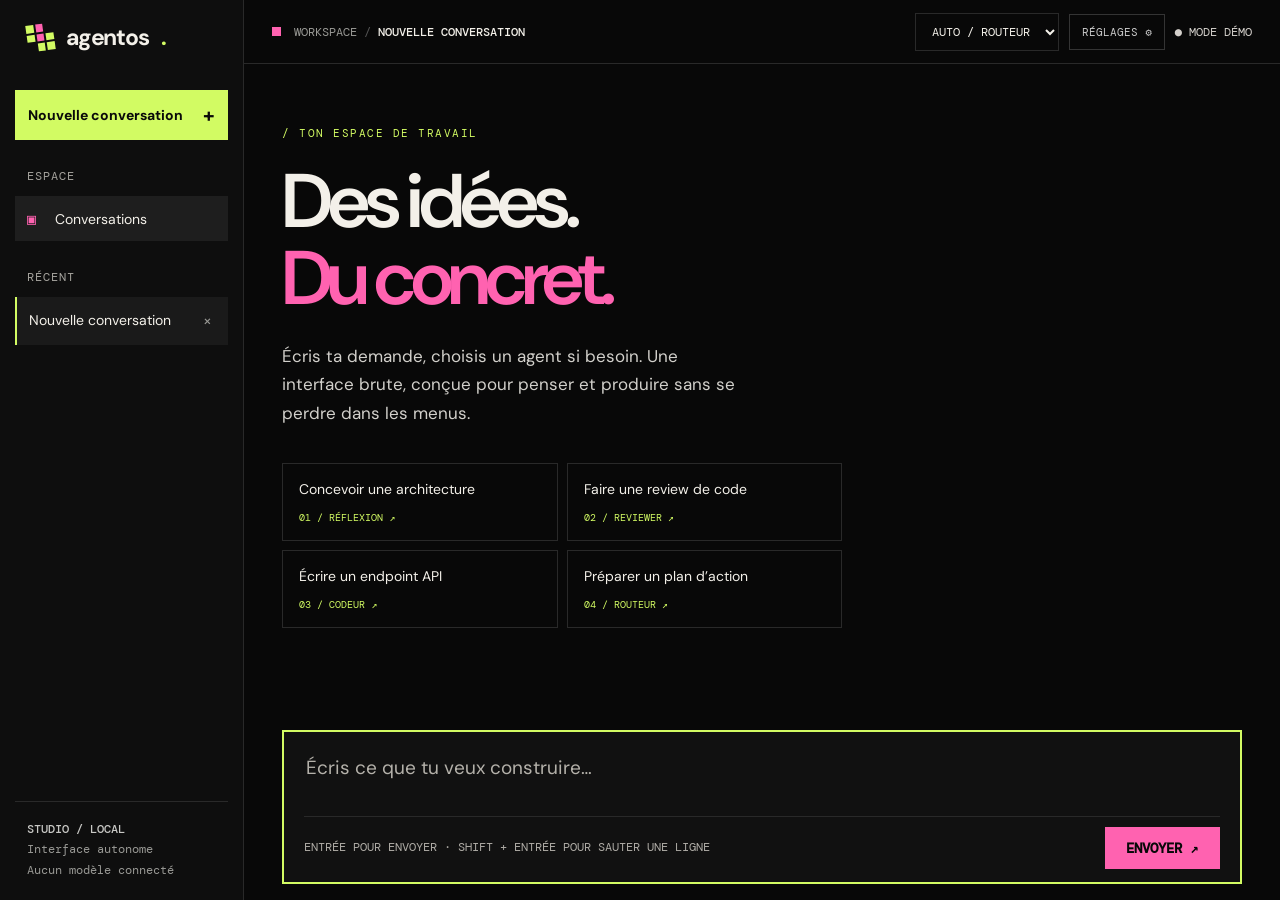
<file: index.html>
<!doctype html>
<html lang="fr">
<head>
<meta charset="utf-8">
<meta name="viewport" content="width=device-width,initial-scale=1">
<meta name="theme-color" content="#080808">
<title>AgentOS — Studio</title>
<style>
@import url('https://fonts.googleapis.com/css2?family=DM+Mono:wght@400;500&family=DM+Sans:wght@400;500;600;700&display=swap');
:root{color-scheme:dark;--bg:#080808;--rail:#0e0e0e;--line:#303030;--text:#f3f0e9;--soft:#b4b1aa;--quiet:#77746f;--orange:#c7fb5b;--pink:#ff5eac;--lime:#c7fb5b;--mono:'DM Mono',monospace;--sans:'DM Sans',Arial,sans-serif}
*{box-sizing:border-box}html,body{margin:0;height:100%;background:var(--bg);color:var(--text)}body{font-family:var(--sans);font-size:14px}button,input,select,textarea{font:inherit}button{cursor:pointer}button:focus-visible,textarea:focus-visible,select:focus-visible{outline:2px solid var(--pink);outline-offset:3px}button{border:0}::selection{background:var(--pink);color:#090909}
.app{height:100dvh;display:grid;grid-template-columns:244px minmax(0,1fr)}.sidebar{background:var(--rail);border-right:1px solid var(--line);display:flex;flex-direction:column;min-height:0;padding:24px 15px 16px}.brand{padding:0 12px 38px;display:flex;align-items:center;gap:12px;font-size:20px;font-weight:700;letter-spacing:-1.2px}.mark{width:27px;height:27px;display:grid;grid-template-columns:repeat(3,1fr);grid-template-rows:repeat(3,1fr);gap:2px;transform:rotate(-8deg)}.mark i{background:var(--orange)}.mark i:nth-child(2),.mark i:nth-child(5){background:var(--pink)}.mark i:nth-child(3),.mark i:nth-child(7){opacity:0}.mono{font:11px var(--mono);letter-spacing:.3px}.section-label{font:10px var(--mono);color:var(--quiet);letter-spacing:1px;text-transform:uppercase;margin:28px 12px 12px}.new{width:100%;background:var(--orange);color:#090909;font-size:12px;font-weight:700;display:flex;align-items:center;justify-content:space-between;padding:13px 15px;transition:background .15s}.new:hover{background:#d8ff7e}.new span:last-child{font-size:20px;line-height:.7}.nav{display:grid;gap:2px}.nav button,.thread{background:transparent;color:var(--soft);text-align:left;padding:11px 12px;width:100%;font-size:12px;display:flex;align-items:center;gap:12px}.nav button:hover,.thread:hover{background:#191919;color:var(--text)}.nav .selected{color:var(--text);background:#1e1e1e}.nav-symbol{width:16px;font:15px var(--mono);color:var(--pink)}.threads{overflow:auto;min-height:0;flex:1}.thread{justify-content:space-between;gap:8px;border-left:2px solid transparent;line-height:1.4}.thread.active{color:var(--text);border-color:var(--orange);background:#1a1a1a}.thread-title{overflow:hidden;white-space:nowrap;text-overflow:ellipsis}.delete-thread{color:var(--quiet);background:transparent;flex:none;padding:2px 4px;font-size:16px}.delete-thread:hover{color:var(--pink)}.sidebar-foot{border-top:1px solid var(--line);padding:17px 12px 4px;color:var(--quiet);font:10px/1.7 var(--mono)}.sidebar-foot b{color:var(--soft);font-weight:500}
.main{min-height:0;display:flex;flex-direction:column}.topbar{height:67px;flex:none;display:flex;align-items:center;justify-content:space-between;border-bottom:1px solid var(--line);padding:0 35px;gap:12px}.top-left{display:flex;align-items:center;gap:13px;min-width:0}.breadcrumb{font:11px var(--mono);color:var(--quiet);white-space:nowrap;overflow:hidden;text-overflow:ellipsis}.breadcrumb strong{color:var(--text);font-weight:500}.swatch{width:9px;height:9px;background:var(--pink);display:inline-block;flex:none}.top-right{display:flex;align-items:center;gap:12px}.model-select{color:var(--text);background:transparent;border:1px solid var(--line);padding:9px 12px;font:11px var(--mono);max-width:180px}.menu-toggle{display:none;background:transparent;color:var(--text);font-size:20px}.status{color:var(--quiet);font:10px var(--mono);white-space:nowrap}.content{width:min(100%,790px);margin:0 auto;flex:1;min-height:0;display:flex;flex-direction:column;padding:0 30px}.feed{flex:1;min-height:0;overflow:auto;scrollbar-color:#383838 transparent;scrollbar-width:thin}.empty{min-height:100%;display:flex;flex-direction:column;justify-content:center;align-items:flex-start;padding:42px 0 70px}.empty-kicker{color:var(--orange);font:11px var(--mono);letter-spacing:1.5px;margin-bottom:24px}.empty h1{font-size:clamp(44px,6vw,76px);font-weight:600;letter-spacing:-5px;line-height:1.01;margin:0 0 24px}.empty h1 em{font-style:normal;color:var(--pink)}.empty p{max-width:460px;color:var(--soft);font-size:15px;line-height:1.7;margin:0 0 35px}.suggestions{display:grid;grid-template-columns:repeat(2,minmax(0,1fr));gap:9px;width:100%;max-width:560px}.suggestion{text-align:left;border:1px solid var(--line);color:var(--text);background:transparent;padding:16px;min-height:78px;display:flex;flex-direction:column;justify-content:space-between;gap:13px}.suggestion:hover{border-color:var(--pink)}.suggestion span{font-size:12px}.suggestion small{font:10px var(--mono);color:var(--orange)}.conversation{padding:45px 0 22px;display:flex;flex-direction:column;gap:38px}.message{display:grid;grid-template-columns:74px minmax(0,1fr);column-gap:22px}.message-role{font:10px var(--mono);color:var(--quiet);padding-top:3px}.message.user .message-role{color:var(--orange)}.message.agent .message-role{color:var(--pink)}.message-content{font-size:14px;line-height:1.85;white-space:pre-wrap;overflow-wrap:anywhere;min-width:0}.message.user .message-content{font-weight:500}.message-actions{display:flex;gap:14px;margin-top:10px}.tiny-action{font:10px var(--mono);color:var(--quiet);padding:4px 0;background:transparent}.tiny-action:hover{color:var(--pink)}.notice{color:var(--quiet);font-size:12px;line-height:1.6;border-left:2px solid var(--orange);padding-left:12px;margin:24px 0}.composer-area{flex:none;padding:18px 0 25px;background:var(--bg)}.composer{border:1px solid #4a4a4a;background:#111;padding:17px 17px 11px}.composer:focus-within{border-color:var(--orange)}textarea{width:100%;background:transparent;border:none;outline:none!important;resize:none;color:var(--text);font:14px/1.65 var(--sans);min-height:70px;max-height:220px;display:block}textarea::placeholder{color:var(--quiet)}.composer-bottom{display:flex;align-items:center;justify-content:space-between;gap:12px;border-top:1px solid var(--line);padding-top:10px}.hint{font:10px var(--mono);color:var(--quiet)}.send{background:var(--pink);color:#080808;padding:10px 17px;font:12px var(--mono);font-weight:500}.send:hover{background:#ff83be}.send:disabled{opacity:.4;cursor:not-allowed}.footer{color:var(--quiet);text-align:center;margin-top:11px;font:10px var(--mono)}.small-label{font:10px var(--mono);color:var(--quiet)}.visually-hidden{position:absolute;width:1px;height:1px;overflow:hidden;clip:rect(0,0,0,0)}
@media(max-width:850px){.app{grid-template-columns:1fr}.sidebar{position:fixed;inset:0 auto 0 0;width:244px;z-index:5;transform:translateX(-100%);transition:transform .2s;box-shadow:16px 0 55px #0009}.app.menu-open .sidebar{transform:translateX(0)}.menu-toggle{display:block}.topbar{padding:0 18px}.content{padding:0 18px}.status{display:none}.empty h1{letter-spacing:-3px}}@media(max-width:520px){.suggestions{grid-template-columns:1fr}.empty{justify-content:flex-start;padding-top:100px}.empty h1{font-size:52px}.message{grid-template-columns:1fr;gap:8px}.message-role{padding:0}.conversation{padding-top:28px;gap:32px}.composer-area{padding-bottom:12px}.hint{font-size:9px}}

/* AgentOS / READABILITY + LIVE TRACE */
:root{--font-scale:1}
.content{width:min(100%,1050px)}
.message-content{font-size:calc(17px * var(--font-scale));line-height:1.7;white-space:normal}
.message-content p{margin:0 0 .85em}.message-content p:last-child{margin-bottom:0}
.message-content strong{font-weight:700;color:#fff}
.message-content h2,.message-content h3{margin:1em 0 .45em;font-size:1.16em;letter-spacing:-.015em;line-height:1.4}
.message-content h2:first-child,.message-content h3:first-child{margin-top:0}
.message-content ul,.message-content ol{padding-left:1.4em;margin:.4em 0 1em}
.message-content li{padding-left:.15em;margin:.25em 0}
.message-content code{background:#202020;color:var(--lime);padding:2px 5px;font:0.83em var(--mono)}
.message-content pre{padding:15px;background:#141414;border:1px solid var(--line);overflow:auto;margin:.65em 0 1.1em;white-space:pre}
.message-content pre code{background:none;padding:0;color:#e9e9e9;font-size:12px}
.message-content blockquote{margin:1em 0;padding:4px 14px;border-left:2px solid var(--pink);color:var(--soft)}
.message-content hr{border:0;border-top:1px solid var(--line);margin:1.2em 0}
.message{grid-template-columns:90px minmax(0,1fr);column-gap:22px}
.message.user .message-content{border-left:2px solid var(--lime);padding-left:17px}
.conversation{gap:33px;padding-top:36px}
textarea{font-size:16px;min-height:44px}
.composer{padding:14px 16px 10px}
.composer-area{padding-top:10px}
.font-control,.trace-toggle{padding:8px 10px;background:transparent;color:var(--soft);border:1px solid var(--line);font:11px var(--mono);white-space:nowrap}
.font-control:hover,.trace-toggle:hover{color:var(--text);border-color:var(--lime)}
.trace-toggle.active{border-color:var(--lime);color:var(--lime)}
.trace-layout{flex:1;min-height:0;display:flex}
.trace-layout .content{flex:1;min-width:0}
.trace-panel{flex:0 0 320px;width:320px;border-left:1px solid var(--line);background:#0b0b0b;display:flex;flex-direction:column;min-height:0}
.trace-panel[hidden]{display:none}
.trace-header{display:flex;justify-content:space-between;align-items:center;padding:20px 18px;border-bottom:1px solid var(--line);gap:10px}
.trace-header h2{font-size:13px;margin:0;letter-spacing:0}
.trace-copy{font:11px/1.6 var(--mono);color:var(--quiet)}
.trace-scroll{flex:1;min-height:0;overflow:auto;padding:17px}
.trace-section{font:10px var(--mono);color:var(--pink);margin:20px 0 12px}
.trace-section:first-child{margin-top:0}
.node{display:flex;align-items:center;gap:9px;padding:11px 8px;border-bottom:1px solid #252525;font-size:12px}
.node .node-dot{height:7px;width:7px;flex:none;background:#666}
.node.active .node-dot{background:var(--lime)}
.node .node-label{flex:1}.node small{color:var(--quiet);font:10px var(--mono)}
.trace-event{position:relative;border-left:1px solid #333;padding:0 0 20px 15px;margin-left:4px;overflow-wrap:anywhere}
.trace-event:before{content:"";position:absolute;top:2px;left:-4px;width:7px;height:7px;background:#777}
.trace-event.handoff:before{background:var(--pink)}
.trace-event.tool:before{background:var(--lime)}
.trace-event.error:before{background:#ff7070}
.trace-event .trace-name{color:var(--text);font-size:12px;font-weight:700;margin-bottom:5px}
.trace-event .trace-time{color:var(--quiet);font:10px var(--mono)}
.trace-event p{margin:5px 0 0;font-size:12px;line-height:1.55;color:var(--soft)}
.trace-empty{color:var(--quiet);font:12px/1.7 var(--sans)}
.trace-warning{color:var(--soft);font:11px/1.6 var(--sans);border-top:1px solid var(--line);padding:13px 18px}
.metrics{font:10px/1.6 var(--mono);color:var(--quiet);margin-top:9px}
.small-action{font:10px var(--mono);background:transparent;color:var(--quiet);padding:4px}
.small-action:hover{color:var(--pink)}
@media(max-width:1200px){.trace-panel{position:fixed;right:0;top:67px;bottom:0;z-index:4;box-shadow:-12px 0 40px #000;max-width:min(90vw,360px)}}
@media(max-width:650px){.topbar{height:auto;min-height:67px;flex-wrap:wrap;padding-block:12px}.top-right{gap:6px;flex-wrap:wrap}.message{grid-template-columns:1fr;gap:7px}.message-content{font-size:calc(16px * var(--font-scale))}.trace-panel{top:0;z-index:10}}
/* V3 — legibility first, no gradients or visual noise */
:root{--soft:#d2d0cb;--quiet:#a5a39d;--line:#3a3a3a;--font-scale:1.2}
body{font-size:16px}
.sidebar{padding-top:22px}
.brand{font-size:23px}
.nav button,.thread{font-size:14px;min-height:45px}
.section-label{font-size:11px;color:#a5a39d}
.new{font-size:14px;padding:16px 13px}
.topbar{min-height:72px;height:auto;padding:12px 28px}
.breadcrumb{font-size:12px}
.model-select{font-size:12px;min-height:38px}
.status{font-size:11px;color:#d4d0cb}
.content{width:min(100%,1120px);padding-inline:34px}
.conversation{padding-top:30px;gap:22px;padding-bottom:16px}
.message{grid-template-columns:108px minmax(0,1fr);gap:18px;padding:18px 0;border-bottom:1px solid #252525}
.message-role{font-size:12px;font-weight:700;padding-top:6px}
.message-content{font-size:calc(18px * var(--font-scale));line-height:1.65;letter-spacing:.005em}
.message-content p{margin:0 0 .75em}
.message-content h2,.message-content h3{font-size:1.12em}
.message.user .message-content{border:0;padding-left:0;font-weight:600;color:#fff}
.message.agent .message-content{font-weight:400}
.message.agent .message-content strong{color:#fff;font-weight:800}
.message-actions{margin-top:12px}
.tiny-action{font-size:11px;color:#bdbbb5;padding:5px 0}
.metrics{font-size:11px;color:#b1afa9;margin-top:10px}
.composer-area{padding:12px 0 16px}
.composer{border:2px solid var(--lime);padding:15px 18px 12px;background:#111}
textarea{font-size:18px;line-height:1.5;min-height:60px}
textarea::placeholder{color:#b4b1aa}
.hint,.footer{font-size:11px;color:#afaca6}
.send{font-size:13px;padding:13px 20px;font-weight:700}
.font-control,.trace-toggle{font-size:12px;color:#f2f0eb;padding:9px 12px}
.trace-header h2{font-size:15px}
.trace-copy,.trace-warning,.trace-event p,.node{font-size:13px}
.trace-section{font-size:11px}
.empty p{font-size:17px;color:#d2d0cb}
.suggestion span{font-size:14px}
@media(max-width:850px){.content{padding-inline:22px}.message{grid-template-columns:75px minmax(0,1fr)}.message-content{font-size:calc(17px * var(--font-scale))}}
@media(max-width:550px){.content{padding-inline:16px}.message{grid-template-columns:1fr;gap:5px;padding:15px 0}.message-content{font-size:calc(16px * var(--font-scale))}.topbar{padding:12px 15px}.hint{display:none}}
</style>
<!-- agentos readability start -->
<style>
/* AgentOS — lisibilité renforcée, sans modification du backend. */
:root { --agentos-reading-size: 21px; }
body { font-size: 16px !important; }
.content { width: min(100%, 1180px) !important; }
.conversation { gap: 27px !important; padding-top: 28px !important; }
.message { grid-template-columns: 108px minmax(0, 1fr) !important; column-gap: 22px !important; }
.message-content,
.message .message-content,
.message-content p,
.message-content li,
.message-content blockquote { font-size: var(--agentos-reading-size) !important; line-height: 1.65 !important; letter-spacing: 0 !important; }
.message-content strong { font-weight: 750 !important; color: #fff !important; }
.message-content h1,.message-content h2 { font-size: 27px !important; line-height: 1.3 !important; }
.message-content h3 { font-size: 24px !important; line-height: 1.35 !important; }
.message-role,
.message .message-role { font-size: 13px !important; line-height: 1.6 !important; font-weight: 600 !important; }
.message-actions .tiny-action,
.tiny-action { font-size: 12px !important; }
.metrics, .message-meta, .message-stats, .message-usage { font-size: 13px !important; line-height: 1.7 !important; color: #aaa7a2 !important; }
/* Events/tools generated inside a message */
.message-content .tool-call,
.message-content .tool-line,
.message-content .tool-event,
.message-content .tool-item,
.message-content .tool-result,
.message-content .activity-event,
.message-content pre,
.message-content pre code { font-size: 14px !important; line-height: 1.7 !important; }
.message-content code:not(pre code) { font-size: .84em !important; }
.composer textarea,
.composer-area textarea,
textarea { font-size: 19px !important; line-height: 1.6 !important; }
.composer { padding: 19px 20px 13px !important; }
.composer-bottom .hint,
.hint, .footer { font-size: 12px !important; line-height: 1.6 !important; }
.send { font-size: 14px !important; padding: 12px 21px !important; }
.nav button,.thread,.new { font-size: 14px !important; }
.section-label, .breadcrumb, .status, .model-select, .sidebar-foot { font-size: 12px !important; }
@media(max-width:800px) {
  :root { --agentos-reading-size: 18px; }
  .content { padding-left: 16px !important; padding-right: 16px !important; }
  .message { grid-template-columns: 1fr !important; gap: 7px !important; }
  .message-role { padding-top: 0 !important; }
  .message-content pre { overflow-x: auto; }
}

</style>
<!-- agentos readability end -->
<style>

/* V4 — orchestration cockpit: quiet surfaces, clear states, no gradients */
:root{--lime:#d2fb63;--orange:#d2fb63;--pink:#ff62b0;--line:#292929;--soft:#c8c8c5;--quiet:#999995}
.content{width:min(100%,1400px)!important;padding-inline:clamp(18px,3vw,48px)}
.feed{scrollbar-gutter:stable}
.conversation{gap:0!important;padding-top:12px!important}
.message{border-bottom:1px solid #242424;padding:24px 0!important}
.message-role{letter-spacing:.07em}
.message-content{max-width:100ch}
.message.agent .message-content{font-weight:400}
.cockpit{margin-top:29px;margin-bottom:13px;font-size:14px}
.cockpit-head{display:flex;justify-content:space-between;gap:20px;align-items:flex-start;border-bottom:1px solid #303030;padding-bottom:20px}
.cockpit-eyebrow{color:var(--lime);font:11px var(--mono);letter-spacing:1.2px;margin-bottom:10px}
.cockpit-head h2{font-size:clamp(23px,2.4vw,32px);font-weight:600;letter-spacing:-.04em;line-height:1.2;margin:0 0 8px}
.cockpit-sub{font-size:14px;color:var(--soft);line-height:1.55;margin:0;max-width:700px}
.cockpit-count{font:12px var(--mono);white-space:nowrap;color:var(--quiet);padding-top:5px}
.cockpit-empty{padding:22px 0;color:var(--quiet);font-size:14px;line-height:1.7}
.cockpit-summary{display:flex;gap:10px;flex-wrap:wrap;padding:20px 0 16px;align-items:center}
.cockpit-stat{font:11px var(--mono);color:var(--soft);padding-right:14px;border-right:1px solid #363636}
.cockpit-stat:last-child{border:0}
.cockpit-stat strong{color:var(--text);font-size:14px}
.cockpit-flow{display:flex;align-items:center;gap:8px;padding:7px 0 19px;color:var(--quiet);font:11px var(--mono)}
.cockpit-supervisor{padding:9px 13px;background:#171717;border-left:2px solid var(--lime);color:var(--text)}
.cockpit-arrow{font-size:18px;color:var(--lime)}
.cockpit-grid{display:grid;grid-template-columns:repeat(3,minmax(0,1fr));gap:12px}
.agent-card{background:#131313;border:1px solid #303030;border-top:3px solid var(--agent-accent,var(--pink));padding:19px 19px 16px;text-align:left;color:var(--text);display:flex;flex-direction:column;gap:14px;min-width:0;min-height:175px;transition:background .14s,border-color .14s}
.agent-card:hover,.agent-card:focus-visible{background:#1a1a1a;border-color:#626262;border-top-color:var(--agent-accent,var(--pink))}
.agent-card-top{display:flex;align-items:center;gap:10px;min-width:0}
.agent-card-dot{width:8px;height:8px;flex:none;background:var(--agent-accent,var(--pink))}
.agent-card-name{font:600 14px var(--mono);overflow:hidden;text-overflow:ellipsis;white-space:nowrap}
.agent-card-state{font:11px var(--mono);color:var(--lime)}
.agent-card-state.error{color:#ff8585}.agent-card-state.wait{color:var(--quiet)}
.agent-card-desc{font:14px/1.6 var(--sans);color:var(--soft);overflow-wrap:anywhere;display:-webkit-box;-webkit-line-clamp:3;-webkit-box-orient:vertical;overflow:hidden}
.agent-card-foot{margin-top:auto;display:flex;justify-content:space-between;gap:8px;color:var(--quiet);font:11px var(--mono)}
.cockpit-lower{margin-top:23px;border-top:1px solid #292929;padding-top:18px}
.cockpit-lower-head{display:flex;justify-content:space-between;align-items:center;gap:12px;flex-wrap:wrap;margin-bottom:12px}
.cockpit-lower-head h3{font-size:15px;font-weight:600;margin:0}
.cockpit-filters{display:flex;gap:6px;flex-wrap:wrap}
.cockpit-filter{background:#161616;border:1px solid #333;color:#b9b9b9;padding:8px 10px;font:11px var(--mono)}
.cockpit-filter[aria-pressed=true]{border-color:var(--lime);color:var(--lime)}
.cockpit-log{display:grid;gap:0;max-height:235px;overflow:auto}
.cockpit-log-row{display:grid;grid-template-columns:65px minmax(95px,140px) minmax(0,1fr);gap:12px;padding:10px 4px;border-bottom:1px solid #242424;align-items:start;font:12px/1.6 var(--mono)}
.cockpit-log-time{color:var(--quiet)}.cockpit-log-agent{color:var(--lime);overflow:hidden;text-overflow:ellipsis;white-space:nowrap}.cockpit-log-detail{color:var(--soft);overflow-wrap:anywhere}
.cockpit-report{padding:16px 18px;border-left:2px solid var(--pink);background:#141414;margin-top:18px}
.cockpit-report h3{margin:0 0 9px;font-size:14px}.cockpit-report p{margin:0;color:var(--soft);line-height:1.6}
.trace-scroll{padding:16px}.node{border-bottom:1px solid #292929}.node.active .node-dot{background:var(--lime)}
.trace-header{padding:18px}.trace-event{padding-bottom:17px}
.trace-event p{overflow-wrap:anywhere}
@media(max-width:1150px){.cockpit-grid{grid-template-columns:repeat(2,minmax(0,1fr))}}
@media(max-width:720px){.cockpit-grid{grid-template-columns:1fr}.cockpit-head{flex-wrap:wrap}.cockpit-count{padding:0}.cockpit-log-row{grid-template-columns:58px minmax(0,1fr);gap:5px 12px}.cockpit-log-detail{grid-column:2}.cockpit-flow{flex-wrap:wrap}.cockpit-head h2{font-size:25px}}
</style>
<style>

/* V5 — densité contrôlée et inspection à la demande */
.top-right{position:relative;gap:10px}.topbar{min-height:64px;padding-block:9px}
.settings-trigger{background:transparent;border:1px solid #343434;color:#c9c9c9;padding:10px 12px;font:11px var(--mono);white-space:nowrap}
.settings-trigger:hover,.settings-trigger[aria-expanded=true]{border-color:var(--lime);color:var(--lime)}
.settings-panel{position:absolute;z-index:8;right:0;top:calc(100% + 13px);width:260px;background:#161616;border:1px solid #444;padding:18px;box-shadow:0 16px 36px #000a}
.settings-panel[hidden]{display:none}.settings-title{font:12px var(--mono);color:var(--pink);margin-bottom:18px}
.settings-row{display:flex;justify-content:space-between;align-items:center;gap:9px;margin-bottom:15px;font:10px var(--mono);color:var(--soft)}
.settings-row>div{display:flex;gap:5px}.settings-panel .trace-toggle{width:100%;text-align:left}
.conversation{gap:0!important}.message{padding:15px 0!important;border-bottom:1px solid #222;grid-template-columns:94px minmax(0,1fr)!important;gap:15px!important}
.message-role{font-size:12px!important;padding-top:4px!important}.message-content,.message .message-content,.message-content p,.message-content li,.message-content blockquote{font-size:clamp(16px,calc(17px * var(--font-scale)),23px)!important;line-height:1.5!important}
.message-actions{margin-top:5px!important}.tiny-action{font-size:10px!important;padding:2px 0!important}.message.user .message-content{font-weight:550}
.cockpit{margin:13px 0!important}.cockpit-head{padding-bottom:10px}.cockpit-head h2{font-size:21px}.cockpit-sub{font-size:12px}.cockpit-summary{padding:12px 0}.cockpit-flow{padding:0 0 12px}
.cockpit-grid{grid-template-columns:repeat(auto-fit,minmax(205px,1fr));gap:9px}
.agent-card{padding:12px 13px;min-height:0;gap:9px;border:1px solid #292929;border-top:2px solid var(--agent-accent)}
.agent-card-top{gap:8px}.agent-card-name{font-size:12px}.agent-card-state{font-size:10px}.agent-card-desc{font-size:12px;line-height:1.45;-webkit-line-clamp:1;line-clamp:1;white-space:nowrap;text-overflow:ellipsis;display:block}
.agent-card-foot{font-size:10px}.agent-card[aria-pressed=true]{background:#202020;border-color:var(--agent-accent)}
.cockpit-lower{margin-top:12px;padding-top:12px}.cockpit-lower[hidden]{display:none}.cockpit-expand{color:var(--lime);border:1px solid #373737;background:#151515;font:11px var(--mono);padding:9px 12px}
.cockpit-progress{height:3px;background:#303030;margin-top:10px}.cockpit-progress-fill{height:100%;background:var(--lime);transition:width .2s}
.cockpit-progress-caption{font:10px var(--mono);color:var(--quiet);margin-top:6px}
.error-message .message-content{color:#ff9090!important;font-weight:400!important}.error-message .message-role{color:#ff9090!important}.error-message{border-left:2px solid #ff7070;padding-left:12px!important}
@media(max-width:720px){.message{grid-template-columns:1fr!important;gap:4px!important}.cockpit-grid{grid-template-columns:repeat(auto-fit,minmax(160px,1fr))}.settings-panel{right:-65px;max-width:calc(100vw - 30px)}}
</style>
</head>
<body>
<div class="app" id="app">
<aside class="sidebar" id="sidebar" aria-label="Navigation">
  <div class="brand"><span class="mark" aria-hidden="true"><i></i><i></i><i></i><i></i><i></i><i></i><i></i><i></i><i></i></span>agentos<span style="color:var(--orange)">.</span></div>
  <button class="new" id="newConversation"><span>Nouvelle conversation</span><span>+</span></button>
  <div class="section-label">ESPACE</div>
  <nav class="nav" aria-label="Espace de travail"><button class="selected" type="button"><span class="nav-symbol">▣</span> Conversations</button></nav>
  <div class="section-label">RÉCENT</div>
  <div class="threads" id="threads"></div>
  <div class="sidebar-foot"><b>STUDIO / LOCAL</b><br>Interface autonome<br>Aucun modèle connecté</div>
</aside>
<main class="main">
 <header class="topbar">
  <div class="top-left"><button class="menu-toggle" id="menuToggle" aria-label="Afficher le menu">☰</button><span class="swatch"></span><div class="breadcrumb">WORKSPACE <span style="color:#555">/</span> <strong id="conversationTitle">NOUVELLE CONVERSATION</strong></div></div>
  <div class="top-right"><label class="visually-hidden" for="agent">Agent</label><select class="model-select" id="agent"><option value="auto">AUTO / ROUTEUR</option><option value="codeur">CODEUR</option><option value="reflexion">RÉFLEXION</option><option value="reviewer">REVIEWER</option></select><button class="settings-trigger" id="settingsToggle" type="button" aria-controls="settingsPanel" aria-expanded="false">RÉGLAGES ⚙</button><div class="settings-panel" id="settingsPanel" hidden><div class="settings-title">AFFICHAGE</div><div class="settings-row"><span>TAILLE DU TEXTE</span><div><button class="font-control" id="fontDown" type="button" title="Réduire la taille du texte">A−</button><button class="font-control" id="fontUp" type="button" title="Augmenter la taille du texte">A+</button></div></div><button class="trace-toggle" id="traceToggle" type="button" aria-controls="tracePanel" aria-expanded="false">OUVRIR LE JOURNAL ↗</button></div><div class="status">● MODE DÉMO</div></div>
 </header>
 <div class="trace-layout"><div class="content">
  <section class="feed" id="feed" aria-live="polite"></section>
  <div class="composer-area"><form id="chatForm" class="composer"><label class="visually-hidden" for="prompt">Votre message</label><textarea id="prompt" rows="2" placeholder="Écris ce que tu veux construire…"></textarea><div class="composer-bottom"><span class="hint">ENTRÉE POUR ENVOYER · SHIFT + ENTRÉE POUR SAUTER UNE LIGNE</span><button class="send" id="send" type="submit">ENVOYER ↗</button></div></form></div>
 </div><aside class="trace-panel" id="tracePanel" hidden aria-label="Activité des agents"><div class="trace-header"><div><h2>ACTIVITÉ / AGENTS</h2><div class="trace-copy">Événements observés</div></div><button class="small-action" id="traceClose" type="button">FERMER ×</button></div><div class="trace-scroll"><div class="trace-section">AGENTS OBSERVÉS</div><div id="traceNodes"></div><div class="trace-section">CHRONOLOGIE</div><div id="traceEvents"></div></div><div class="trace-warning">Seules les actions locales et les données d’exécution réellement reçues sont affichées. Aucun échange inter-agent n’est inventé.</div></aside></div>
</main>
</div>
<script>
(() => {
'use strict';
const KEY='agentos-brut-v1', TRACE_KEY='agentos-trace-v1';
const $=id=>document.getElementById(id);
const app=$('app'),feed=$('feed'),threads=$('threads'),prompt=$('prompt'),agent=$('agent');
const escapeHTML=s=>String(s??'').replace(/[&<>"']/g,c=>({'&':'&amp;','<':'&lt;','>':'&gt;','"':'&quot;','"':'&quot;'}[c]));
const now=()=>new Date().toLocaleTimeString('fr-FR',{hour:'2-digit',minute:'2-digit',second:'2-digit'});
function makeId(){return typeof crypto!=='undefined'&&crypto.randomUUID?crypto.randomUUID():String(Date.now())+'-'+Math.random().toString(36).slice(2)}
let state={active:null,conversations:[]};
try{const parsed=JSON.parse(localStorage.getItem(KEY));if(parsed&&Array.isArray(parsed.conversations))state=parsed}catch{}
let eventFilter='all', selectedAgent=null, logExpanded=false;
let trace=[];
try{const parsed=JSON.parse(sessionStorage.getItem(TRACE_KEY));if(Array.isArray(parsed))trace=parsed.filter(x=>x&&typeof x==='object').slice(-120)}catch{}
let fontScale=Number(localStorage.getItem('agentos-font-scale'))||1.2;
function setFont(v){fontScale=Math.min(1.6,Math.max(.9,Math.round(v*10)/10));document.documentElement.style.setProperty('--font-scale',fontScale);localStorage.setItem('agentos-font-scale',String(fontScale))}
setFont(fontScale);
function save(){try{localStorage.setItem(KEY,JSON.stringify(state))}catch(e){console.warn('Sauvegarde impossible',e)}}
function current(){return state.conversations.find(c=>c.id===state.active)}
function start(){selectedAgent=null;eventFilter='all';logExpanded=false;const c={id:makeId(),title:'Nouvelle conversation',messages:[],created:Date.now()};state.conversations.unshift(c);state.active=c.id;save();render();closeMenu();prompt.focus()}
function select(id){if(!state.conversations.some(c=>c.id===id))return;selectedAgent=null;eventFilter='all';logExpanded=false;state.active=id;save();render();closeMenu()}
function remove(id){const c=state.conversations.find(c=>c.id===id);if(!c||!confirm('Supprimer cette conversation locale ?'))return;state.conversations=state.conversations.filter(c=>c.id!==id);trace=trace.filter(e=>e.conversationId!==id);persistTrace();if(state.active===id)state.active=state.conversations[0]?.id??null;if(!state.active){start();return}save();render()}
function closeMenu(){app.classList.remove('menu-open')}
function renderThreads(){threads.replaceChildren();for(const c of state.conversations){const row=document.createElement('div');row.className='thread'+(c.id===state.active?' active':'');const open=document.createElement('button');open.className='thread-title';open.style.cssText='flex:1;text-align:left;border:0;color:inherit;background:transparent;padding:0;cursor:pointer;font:inherit';open.textContent=c.title;open.title=c.title;open.onclick=()=>select(c.id);const del=document.createElement('button');del.className='delete-thread';del.textContent='×';del.title='Supprimer';del.setAttribute('aria-label','Supprimer '+c.title);del.onclick=()=>remove(c.id);row.append(open,del);threads.append(row)}}
function formatMarkdown(raw){
  // Only a small, escaped Markdown subset: no HTML, remote images or arbitrary URLs.
  const lines=String(raw??'').replace(/\r\n?/g,'\n').split('\n');
  let out='',list=null,inCode=false,code=[];
  const inline=x=>escapeHTML(x).replace(/`([^`\n]+)`/g,'<code>$1</code>').replace(/\*\*([^*\n]+)\*\*/g,'<strong>$1</strong>').replace(/__([^_\n]+)__/g,'<strong>$1</strong>').replace(/\*([^*\n]+)\*/g,'<em>$1</em>');
  function closeList(){if(list){out+=`</${list}>`;list=null}}
  for(const line of lines){
    if(/^\s*```/.test(line)){closeList();if(inCode){out+='<pre><code>'+escapeHTML(code.join('\n'))+'</code></pre>';code=[];inCode=false}else inCode=true;continue}
    if(inCode){code.push(line);continue}
    if(!line.trim()){closeList();continue}
    const h=line.match(/^(#{1,3})\s+(.+)$/);
    if(h){closeList();out+='<h3>'+inline(h[2])+'</h3>';continue}
    if(/^\s*---+\s*$/.test(line)){closeList();out+='<hr>';continue}
    const item=line.match(/^\s*([-*]|\d+\.)\s+(.+)$/);
    if(item){const type=/\d/.test(item[1])?'ol':'ul';if(list!==type){closeList();out+=`<${type}>`;list=type}out+='<li>'+inline(item[2])+'</li>';continue}
    closeList();
    if(line.startsWith('> ')){out+='<blockquote>'+inline(line.slice(2))+'</blockquote>';continue}
    out+='<p>'+inline(line)+'</p>';
  }
  closeList();if(inCode)out+='<pre><code>'+escapeHTML(code.join('\n'))+'</code></pre>';
  return out;
}
function render(){
 const c=current();renderThreads();$('conversationTitle').textContent=c?.title?.toUpperCase()||'NOUVELLE CONVERSATION';feed.replaceChildren();
 if(!c||c.messages.length===0){
  feed.innerHTML=`<div class="empty"><div class="empty-kicker">/ TON ESPACE DE TRAVAIL</div><h1>Des idées.<br><em>Du concret.</em></h1><p>Écris ta demande, choisis un agent si besoin. Une interface brute, conçue pour penser et produire sans se perdre dans les menus.</p><div class="suggestions"><button class="suggestion" data-prompt="Conçois l’architecture de mon système multi-agents."><span>Concevoir une architecture</span><small>01 / RÉFLEXION ↗</small></button><button class="suggestion" data-prompt="Relis mon code et détecte les problèmes critiques."><span>Faire une review de code</span><small>02 / REVIEWER ↗</small></button><button class="suggestion" data-prompt="Crée un endpoint FastAPI pour exécuter une mission."><span>Écrire un endpoint API</span><small>03 / CODEUR ↗</small></button><button class="suggestion" data-prompt="Décompose mon objectif en tâches prioritaires."><span>Préparer un plan d’action</span><small>04 / ROUTEUR ↗</small></button></div></div>`;
  feed.querySelectorAll('[data-prompt]').forEach(b=>b.addEventListener('click',()=>{prompt.value=b.dataset.prompt;prompt.focus()}));renderTrace();return;
 }
 const cockpit=document.createElement('section');cockpit.id='cockpit';cockpit.className='cockpit';feed.append(cockpit);renderDashboard();
 const wrap=document.createElement('div');wrap.className='conversation';
 for(const m of c.messages){
  const art=document.createElement('article');art.className='message '+(m.role==='user'?'user':'agent')+((m.role!=='user'&&/connexion perdue|failed to fetch|networkerror/i.test(m.text))?' error-message':'');
  const role=document.createElement('div');role.className='message-role';role.textContent=m.role==='user'?'TOI':(art.classList.contains('error-message')?'ERREUR':String(m.agent||'AGENT').toUpperCase());
  const content=document.createElement('div');const txt=document.createElement('div');txt.className='message-content';
  if(m.role==='user')txt.textContent=m.text;else txt.innerHTML=formatMarkdown(m.text);
  content.append(txt);
  if(m.metrics&&typeof m.metrics==='object'){const meta=document.createElement('div');meta.className='metrics';const vals=[];if(Number.isFinite(m.metrics.latency_ms))vals.push(`${(m.metrics.latency_ms/1000).toFixed(1)} s`);if(Number.isFinite(m.metrics.input_tokens))vals.push(`${m.metrics.input_tokens} tokens entrée`);if(Number.isFinite(m.metrics.output_tokens))vals.push(`${m.metrics.output_tokens} tokens sortie`);meta.textContent=vals.join(' · ');content.append(meta)}
  const actions=document.createElement('div');actions.className='message-actions';const copy=document.createElement('button');copy.className='tiny-action';copy.textContent='COPIER ↗';copy.onclick=async()=>{try{await navigator.clipboard.writeText(m.text);copy.textContent='COPIÉ ✓'}catch{copy.textContent='COPIE IMPOSSIBLE'}};actions.append(copy);
  if(m.role!=='user'){const details=document.createElement('button');details.className='tiny-action';details.textContent='ACTIVITÉ ↗';details.onclick=()=>toggleTrace(true);actions.append(details)}
  content.append(actions);art.append(role,content);wrap.append(art)
 }
 feed.append(wrap);feed.scrollTop=feed.scrollHeight;renderTrace();
}
function persistTrace(){try{sessionStorage.setItem(TRACE_KEY,JSON.stringify(trace))}catch{}}
const EVENT_TYPES=new Set(['message','started','completed','handoff','tool','error','info']);
function recordEvent(e){
 if(!e||!EVENT_TYPES.has(e.type))return false;
 const event={id:makeId(),conversationId:String(e.conversationId||state.active||''),type:e.type,agent:String(e.agent||'SYSTÈME').slice(0,80),target:String(e.target||'').slice(0,80),detail:String(e.detail||'').slice(0,1000),time:now(),timestamp:Date.now()};
 trace.push(event);trace=trace.slice(-120);persistTrace();renderTrace();renderDashboard();return true;
}
function renderDashboard(){
 const root=$('cockpit');if(!root)return;
 const scoped=trace.filter(e=>e.conversationId===state.active);
 const observed=scoped.filter(e=>e.type!=='message'&&e.agent!=='INTERFACE'&&e.agent!=='SYSTÈME');
 root.replaceChildren();
 const head=document.createElement('header');head.className='cockpit-head';
 const heading=document.createElement('div');heading.innerHTML='<div class="cockpit-eyebrow">/ ORCHESTRATION</div><h2>Vue d’exécution</h2><p class="cockpit-sub">Agents observés, délégations et appels d’outils. Uniquement à partir des événements réellement transmis.</p>';
 const count=document.createElement('div');count.className='cockpit-count';count.textContent=observed.length?`${observed.length} événements agent`:'AUCUNE EXÉCUTION OBSERVÉE';head.append(heading,count);root.append(head);
 if(!observed.length){const empty=document.createElement('p');empty.className='cockpit-empty';empty.textContent='Les cartes d’agents apparaîtront ici dès que le backend transmettra des événements. Cette interface locale ne lance pas de modèle.';root.append(empty);return}
 const names=[...new Set(observed.map(e=>e.agent))];
 const stats=document.createElement('div');stats.className='cockpit-summary';
 for(const [label,val] of [['AGENTS',names.length],['OUTILS',observed.filter(e=>e.type==='tool').length],['DÉLÉGATIONS',observed.filter(e=>e.type==='handoff').length],['ERREURS',observed.filter(e=>e.type==='error').length]]){
  const item=document.createElement('div');item.className='cockpit-stat';const strong=document.createElement('strong');strong.textContent=String(val);item.append(strong,document.createTextNode(' '+label));stats.append(item)
 }root.append(stats);
 const flow=document.createElement('div');flow.className='cockpit-flow';const parent=document.createElement('span');parent.className='cockpit-supervisor';parent.textContent='SUPERVISION';const arrow=document.createElement('span');arrow.className='cockpit-arrow';arrow.textContent='→';const to=document.createElement('span');to.textContent=names.length+' agent'+(names.length>1?'s':'')+' observé'+(names.length>1?'s':'');flow.append(parent,arrow,to);root.append(flow);
 const cards=document.createElement('div');cards.className='cockpit-grid';
 names.forEach((name,i)=>{
  const ev=observed.filter(e=>e.agent===name),last=ev[ev.length-1];const lastStatus=[...ev].reverse().find(e=>['started','completed','error'].includes(e.type));
  const status=lastStatus?.type==='error'?'ERREUR':lastStatus?.type==='completed'?'TERMINÉ':lastStatus?.type==='started'?'EN COURS':'OBSERVÉ';
  const note=[...ev].reverse().find(e=>e.detail)?.detail||'Aucun détail d’activité transmis.';
  const tools=ev.filter(e=>e.type==='tool').length;
  const card=document.createElement('button');card.type='button';card.className='agent-card';card.setAttribute('aria-pressed',String(selectedAgent===name));card.style.setProperty('--agent-accent',['#ff747c','#ffae52','#ff62b0','#75baf6'][i%4]);card.title='Filtrer le journal sur '+name;
  const top=document.createElement('div');top.className='agent-card-top';const dot=document.createElement('span');dot.className='agent-card-dot';const title=document.createElement('span');title.className='agent-card-name';title.textContent=name;top.append(dot,title);
  const state=document.createElement('div');state.className='agent-card-state'+(status==='ERREUR'?' error':status==='OBSERVÉ'?' wait':'');state.textContent=status;
  const desc=document.createElement('div');desc.className='agent-card-desc';desc.textContent=note;
  const foot=document.createElement('div');foot.className='agent-card-foot';const tc=document.createElement('span');tc.textContent=tools+' outil'+(tools>1?'s':'');const more=document.createElement('span');more.textContent='INSPECTER ↗';foot.append(tc,more);
  card.append(top,state,desc,foot);card.onclick=()=>{selectedAgent=selectedAgent===name?null:name;logExpanded=Boolean(selectedAgent);renderDashboard();if(logExpanded)root.querySelector('.cockpit-lower')?.scrollIntoView({block:'nearest',behavior:'smooth'})};cards.append(card)
 });root.append(cards);
 const completed=names.filter(name=>{const ev=observed.filter(e=>e.agent===name);const terminal=[...ev].reverse().find(e=>['started','completed','error'].includes(e.type));return terminal?.type==='completed'}).length;const progress=document.createElement('div');progress.className='cockpit-progress';const fill=document.createElement('div');fill.className='cockpit-progress-fill';fill.style.width=(completed/names.length*100)+'%';progress.append(fill);root.append(progress);const progressCaption=document.createElement('div');progressCaption.className='cockpit-progress-caption';progressCaption.textContent=completed+'/'+names.length+' agents terminés';root.append(progressCaption);const expand=document.createElement('button');expand.type='button';expand.className='cockpit-expand';expand.textContent=logExpanded?'MASQUER LA CHRONOLOGIE −':'VOIR LA CHRONOLOGIE ↗';expand.setAttribute('aria-expanded',String(logExpanded));expand.onclick=()=>{logExpanded=!logExpanded;renderDashboard()};root.append(expand);const lower=document.createElement('div');lower.className='cockpit-lower';lower.hidden=!logExpanded;const lowerHead=document.createElement('div');lowerHead.className='cockpit-lower-head';const h=document.createElement('h3');h.textContent=selectedAgent?'Chronologie · '+selectedAgent:'Chronologie des événements';const filters=document.createElement('div');filters.className='cockpit-filters';
 for(const [key,label] of [['all','TOUT'],['tool','OUTILS'],['handoff','DÉLÉGATIONS'],['error','ERREURS']]){const b=document.createElement('button');b.type='button';b.className='cockpit-filter';b.textContent=label;b.setAttribute('aria-pressed',String(eventFilter===key));b.onclick=()=>{eventFilter=key;renderDashboard()};filters.append(b)}
 if(selectedAgent){const clear=document.createElement('button');clear.type='button';clear.className='cockpit-filter';clear.textContent='TOUS LES AGENTS ×';clear.onclick=()=>{selectedAgent=null;renderDashboard()};filters.append(clear)}
 lowerHead.append(h,filters);lower.append(lowerHead);const log=document.createElement('div');log.className='cockpit-log';
 const filtered=scoped.filter(e=>(eventFilter==='all'||e.type===eventFilter)&&(!selectedAgent||e.agent===selectedAgent));
 if(!filtered.length){const none=document.createElement('div');none.className='cockpit-empty';none.textContent='Aucun événement pour ce filtre.';log.append(none)}
 for(const e of [...filtered].reverse().slice(0,35)){const line=document.createElement('div');line.className='cockpit-log-row';const time=document.createElement('span');time.className='cockpit-log-time';time.textContent=e.time;const ag=document.createElement('span');ag.className='cockpit-log-agent';ag.textContent=e.agent;const detail=document.createElement('span');detail.className='cockpit-log-detail';detail.textContent=e.type.toUpperCase()+(e.target?' → '+e.target:'')+(e.detail?' · '+e.detail:'');line.append(time,ag,detail);log.append(line)}lower.append(log);root.append(lower);
}
function renderTrace(){
 const scoped=trace.filter(e=>e.conversationId===state.active),nodes=$('traceNodes'),events=$('traceEvents');
 const observed=[...new Set(scoped.filter(e=>e.type!=='message').flatMap(e=>[e.agent,...(e.type==='handoff'&&e.target?[e.target]:[]) ]))];
 nodes.replaceChildren();
 if(!observed.length){nodes.innerHTML='<p class="trace-empty">Aucun agent observé pour cette conversation.</p>'}
 else for(const name of observed){const el=document.createElement('div');el.className='node active';const dot=document.createElement('span');dot.className='node-dot';const label=document.createElement('span');label.className='node-label';label.textContent=name;const kind=document.createElement('small');kind.textContent='OBSERVÉ';el.append(dot,label,kind);nodes.append(el)}
 events.replaceChildren();
 if(!scoped.length){events.innerHTML='<p class="trace-empty">Aucun événement pour le moment. Les appels d’outils et les délégations apparaîtront ici uniquement si ton backend les transmet.</p>';return}
 for(const e of [...scoped].reverse()){const el=document.createElement('div');el.className='trace-event '+e.type;const name=document.createElement('div');name.className='trace-name';const names={message:'Message envoyé',started:'Exécution démarrée',completed:'Exécution terminée',handoff:'Délégation',tool:'Appel d’outil',error:'Erreur',info:'Information'};name.textContent=(names[e.type]||e.type)+' · '+e.agent;const time=document.createElement('div');time.className='trace-time';time.textContent=e.time;const desc=document.createElement('p');desc.textContent=(e.target?`→ ${e.target}. `:'')+e.detail;el.append(name,time,desc);events.append(el)}
}
function toggleTrace(force){const panel=$('tracePanel');const open=force===undefined?panel.hidden:force;panel.hidden=!open;$('traceToggle').classList.toggle('active',open);$('traceToggle').setAttribute('aria-expanded',String(open));if(open)renderTrace()}
function appendMessage(e){
 if(!e||!['user','assistant'].includes(e.role)||typeof e.text!=='string')return false;
 const c=current();if(!c)return false;
 c.messages.push({id:makeId(),role:e.role,agent:String(e.agent||'Agent'),text:e.text,metrics:e.metrics||null});
 save();render();return true;
}
function submit(){
 const value=prompt.value.trim();if(!value)return;let c=current();if(!c){start();c=current()}
 if(c.messages.length===0)c.title=value.replace(/\s+/g,' ').slice(0,45)+(value.length>45?'…':'');
 c.messages.push({id:makeId(),role:'user',agent:'toi',text:value});
 recordEvent({type:'message',agent:'INTERFACE',detail:'Message enregistré localement. Aucun modèle appelé.'});
 c.messages.push({id:makeId(),role:'assistant',agent:'Interface',text:'**Message enregistré localement.**\n\nAucun modèle n’est connecté à cette interface : aucune requête n’a été exécutée.\n\nOuvre **ACTIVITÉ** pour voir les événements réellement reçus. Le backend pourra ensuite envoyer des événements de délégation, d’outil et d’exécution.'});
 prompt.value='';save();render();prompt.focus()
}
$('chatForm').addEventListener('submit',e=>{e.preventDefault();submit()});
prompt.addEventListener('keydown',e=>{if(e.key==='Enter'&&!e.shiftKey&&!e.isComposing){e.preventDefault();submit()}});
$('newConversation').onclick=start;$('menuToggle').onclick=()=>app.classList.toggle('menu-open');
$('fontUp').onclick=()=>setFont(fontScale+.1);$('fontDown').onclick=()=>setFont(fontScale-.1);
$('traceToggle').onclick=()=>{toggleTrace();$('settingsPanel').hidden=true;$('settingsToggle').setAttribute('aria-expanded','false')};$('traceClose').onclick=()=>toggleTrace(false);$('settingsToggle').onclick=()=>{const p=$('settingsPanel');p.hidden=!p.hidden;$('settingsToggle').setAttribute('aria-expanded',String(!p.hidden))};document.addEventListener('click',e=>{if(!e.target.closest('.top-right')){$('settingsPanel').hidden=true;$('settingsToggle').setAttribute('aria-expanded','false')}});
window.AgentOS={
 // Temporary integration contract until the real backend API is established.
 // Dispatch via real WebSocket/SSE handlers, not fabricated frontend timers.
 receiveEvent:recordEvent,
 receiveMessage:appendMessage,
 getConversationId:()=>state.active,
};
if(!current())start();else render();
})();
</script>
</body>
</html>
</file>
